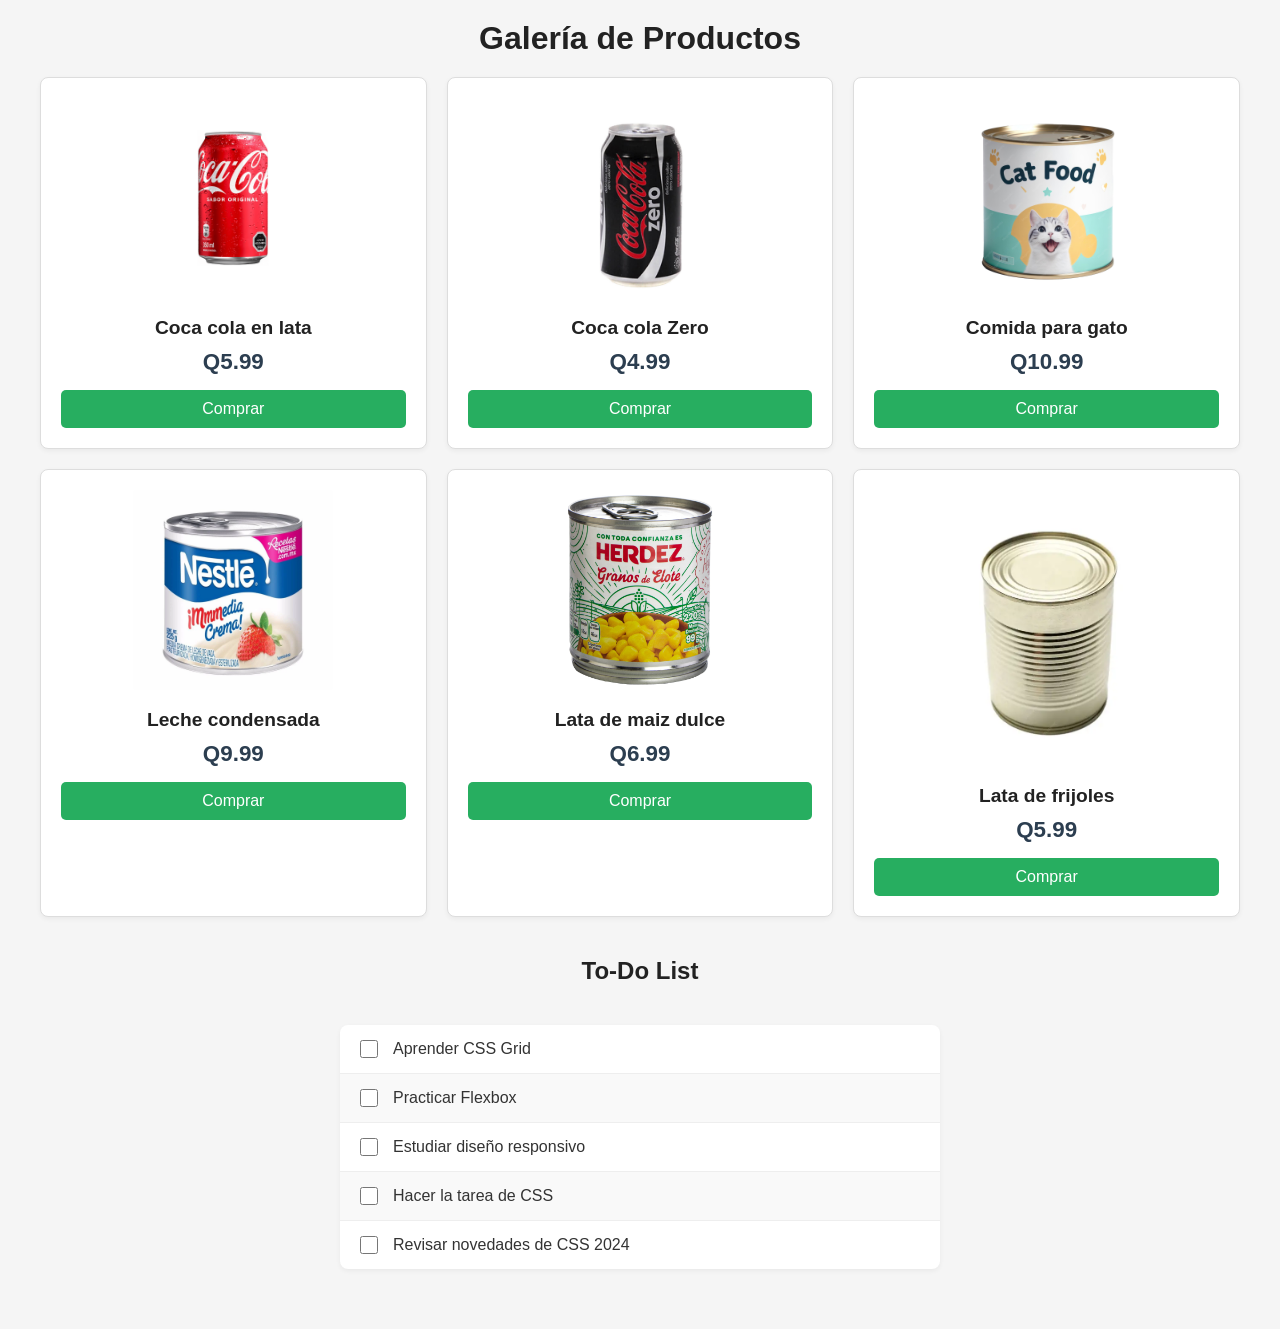
<file: Sesion-03-CSS/index.html>
<!DOCTYPE html>
<html lang="es">
<head>
    <meta charset="UTF-8">
    <meta name="viewport" content="width=device-width, initial-scale=1.0">
    <title>Galería de Productos — Tarea CSS</title>
    <link rel="stylesheet" href="styles.css">
</head>
<body>

    <main class="container">
        <h1>Galería de Productos</h1>

        <!-- TODO: Galería de productos
             Cada tarjeta debe contener:
             - Imagen del producto (usa placeholder o imágenes de ejemplo)
             - Nombre del producto
             - Precio
             - Botón con texto "Comprar"
             
             Desktop (>=1024px): 3 columnas
             Mobile (<768px): 1 columna con scroll vertical
        -->
        <section class="galeria">

            <article class="producto">
                <img src="./img/cocacola.png" alt="Producto 1" >
                <div class="producto-info">
                    <h2>Coca cola en lata</h2>
                    <p class="precio">Q5.99</p>
                    <button class="btn-comprar">Comprar</button>
                </div>
            </article>

            <article class="producto">
                <img src="./img/cocazero.jpg" alt="Producto 2" >
                <div class="producto-info">
                    <h2>Coca cola Zero</h2>
                    <p class="precio">Q4.99</p>
                    <button class="btn-comprar">Comprar</button>
                </div>
            </article>

            <article class="producto">
                <img src="./img/comidagato.jpg" alt="Producto 3" >
                <div class="producto-info">
                    <h2>Comida para gato</h2>
                    <p class="precio">Q10.99</p>
                    <button class="btn-comprar">Comprar</button>
                </div>
            </article>

            <article class="producto">
                <img src="./img/lechecondensada.webp" alt="Producto 4">
                <div class="producto-info">
                    <h2>Leche condensada</h2>
                    <p class="precio">Q9.99</p>
                    <button class="btn-comprar">Comprar</button>
                </div>
            </article>

            <article class="producto">
                <img src="./img/maiz.webp" alt="Producto 5">
                <div class="producto-info">
                    <h2>Lata de maiz dulce</h2>
                    <p class="precio">Q6.99</p>
                    <button class="btn-comprar">Comprar</button>
                </div>
            </article>

            <article class="producto">
                <img src="./img/OIP.webp" alt="Producto 6">
                <div class="producto-info">
                    <h2>Lata de frijoles</h2>
                    <p class="precio">Q5.99</p>
                    <button class="btn-comprar">Comprar</button>
                </div>
            </article>

        </section>

        <h2>To-Do List</h2>

        <!-- TODO: Layout de Todo List
             Lista de tareas estilizada con:
             - Checkbox para marcar completado
             - Texto de la tarea
             - Diseño limpio y accesible
        -->
        <section class="todo-list">
            <ul class="tareas" role="list">
                <li class="tarea">
                    <input type="checkbox" id="t1">
                    <label for="t1">Aprender CSS Grid</label>
                </li>
                <li class="tarea">
                    <input type="checkbox" id="t2">
                    <label for="t2">Practicar Flexbox</label>
                </li>
                <li class="tarea">
                    <input type="checkbox" id="t3">
                    <label for="t3">Estudiar diseño responsivo</label>
                </li>
                <li class="tarea">
                    <input type="checkbox" id="t4">
                    <label for="t4">Hacer la tarea de CSS</label>
                </li>
                <li class="tarea">
                    <input type="checkbox" id="t5">
                    <label for="t5">Revisar novedades de CSS 2024</label>
                </li>
            </ul>
        </section>
    </main>

</body>
</html>
</file>
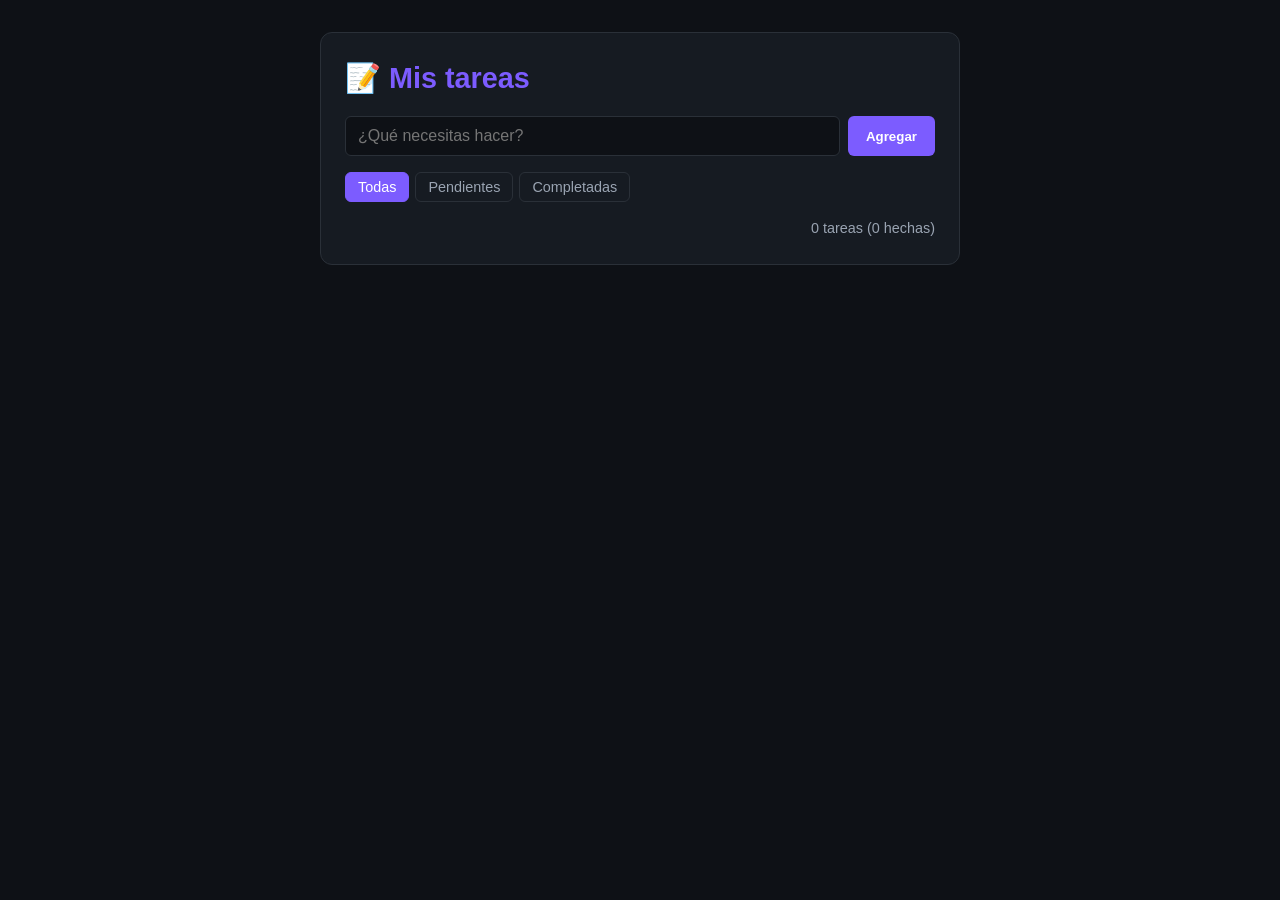
<file: Sesion-04-JavaScript-Parte-1/index.html>
<!doctype html>
<html lang="es">
<head>
    <meta charset="UTF-8">
    <meta name="viewport" content="width=device-width, initial-scale=1.0">
    <title>Lista de Tareas — JS Parte 1</title>
    <link rel="stylesheet" href="styles.css">
</head>
<body>
    <main>
        <h1>📝 Mis tareas</h1>

        <form id="form-tarea" aria-label="Agregar nueva tarea">
            <label for="input-tarea" class="sr-only">Nueva tarea</label>
            <input
                type="text"
                id="input-tarea"
                name="texto"
                placeholder="¿Qué necesitas hacer?"
                required
                minlength="1"
                maxlength="120"
                autocomplete="off"
            >
            <button type="submit" id="btn-agregar">Agregar</button>
        </form>

        <nav class="filtros" aria-label="Filtros de tareas">
            <button type="button" data-filtro="todas" class="filtro activo">Todas</button>
            <button type="button" data-filtro="pendientes" class="filtro">Pendientes</button>
            <button type="button" data-filtro="completadas" class="filtro">Completadas</button>
        </nav>

        <ul id="lista-tareas" aria-live="polite">
            <!-- Las tareas se inyectan desde src/app.js -->
        </ul>

        <p id="contador" class="contador" aria-live="polite">0 tareas</p>
    </main>

    <script type="module" src="src/app.js"></script>
</body>
</html>
</file>
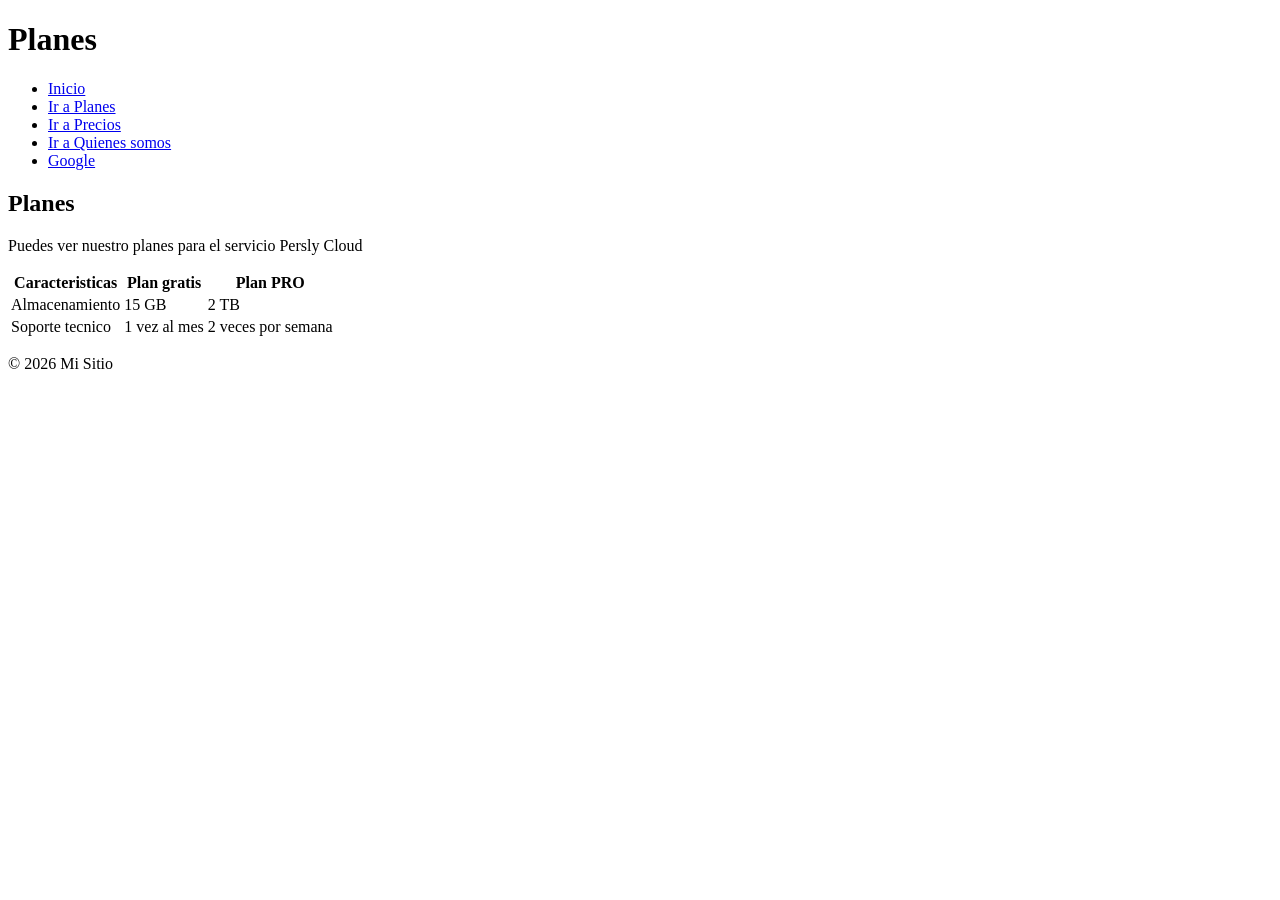
<file: Sesion-02-HTML5/pagina1.html>
<!DOCTYPE html>
<html lang="es">
<head>
  <meta charset="UTF-8">
  <meta name="viewport" content="width=device-width, initial-scale=1.0">
  <title>Mi Sitio — Pagina 1</title>
</head>
<body>
  <header>
    <h1>Planes</h1>
    <nav>
      <ul>
        <li><a href="index.html">Inicio</a></li>
        <li><a href="pagina1.html">Ir a Planes</a></li>
        <li><a href="pagina2.html">Ir a Precios</a></li>
        <li><a href="pagina3.html">Ir a Quienes somos</a></li>
        <li><a href="https://google.com" target="_blank" rel="noopener noreferrer">Google</a></li>
      </ul>
    </nav>
  </header>

  <main>
    <section>
      <h2>Planes</h2>
      <p>Puedes ver nuestro planes para el servicio Persly Cloud</p>
      <div>
      <table>
        <thead>
          <tr>
            <th>Caracteristicas</th>
            <th>Plan gratis</th>
            <th>Plan PRO</th>
          </tr>
        </thead>
        <tbody>
          <tr>
            <td>Almacenamiento</td>
            <td>15 GB</td>
            <td>2 TB</td>
          </tr>
          <tr>
            <td>Soporte tecnico</td>
            <td>1 vez al mes</td>
            <td>2 veces por semana</td>
          </tr>
        </tbody>
      </table>
      </div>
    </section>
  </main>

  <footer>
    <p>&copy; 2026 Mi Sitio</p>
  </footer>
</body>
</html>
</file>
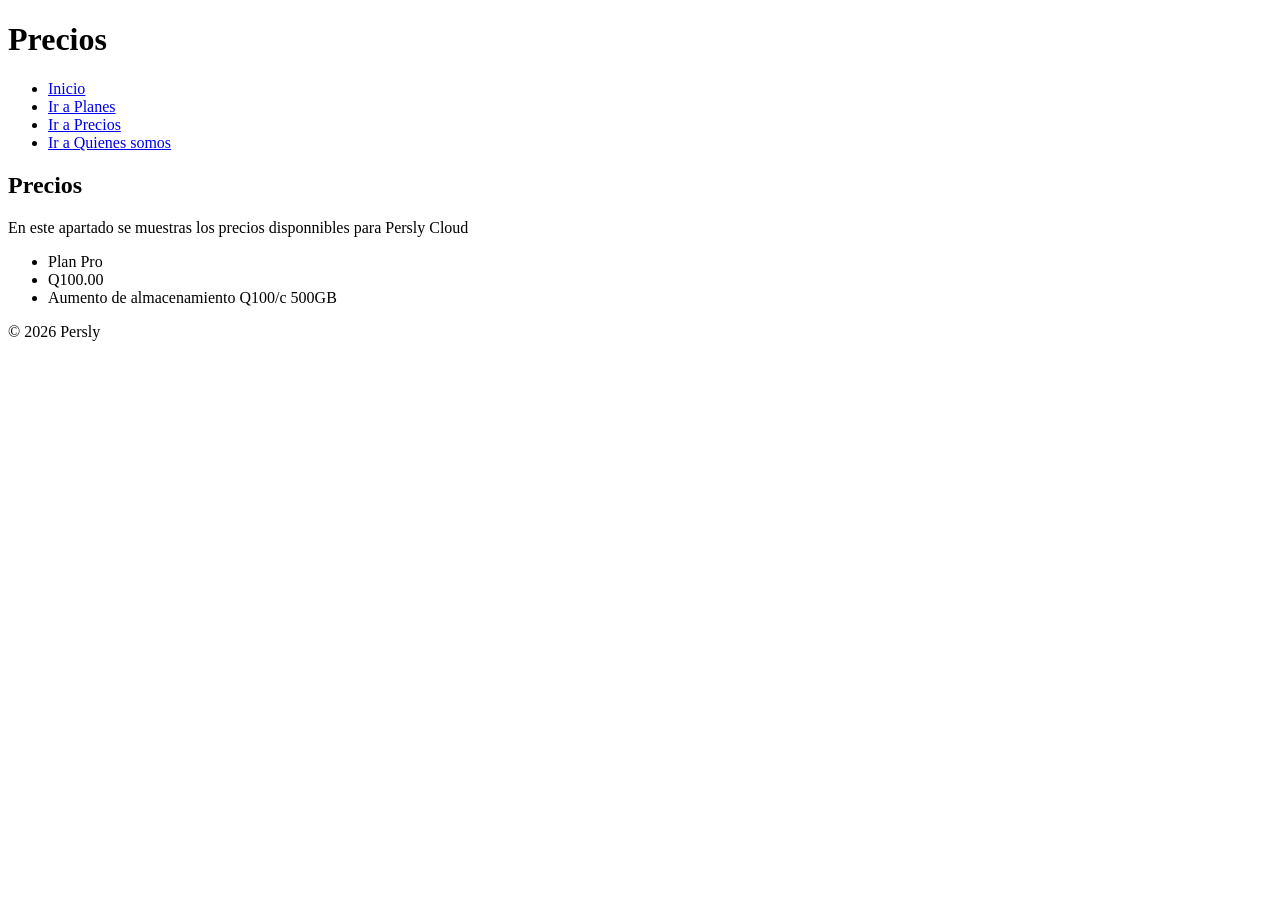
<file: Sesion-02-HTML5/pagina2.html>
<!DOCTYPE html>
<html lang="es">
<head>
  <meta charset="UTF-8">
  <meta name="viewport" content="width=device-width, initial-scale=1.0">
  <title>Mi Sitio — Pagina 2</title>
</head>
<body>
  <header>
    <h1>Precios</h1>
    <nav>
      <ul>
        <li><a href="index.html">Inicio</a></li>
        <li><a href="pagina1.html">Ir a Planes</a></li>
        <li><a href="pagina2.html">Ir a Precios</a></li>
        <li><a href="pagina3.html">Ir a Quienes somos</a></li>
      </ul>
    </nav>
  </header>

  <main>
    <section>
      <h2>Precios</h2>
      <p>En este apartado se muestras los precios disponnibles para Persly Cloud</p>
      <ul>
        <li>Plan Pro</li>
        <li>Q100.00</li>
        <li>Aumento de almacenamiento Q100/c 500GB</li>
      </ul>
    </section>
  </main>

  <footer>
    <p>&copy; 2026 Persly</p>
  </footer>
</body>
</html>
</file>
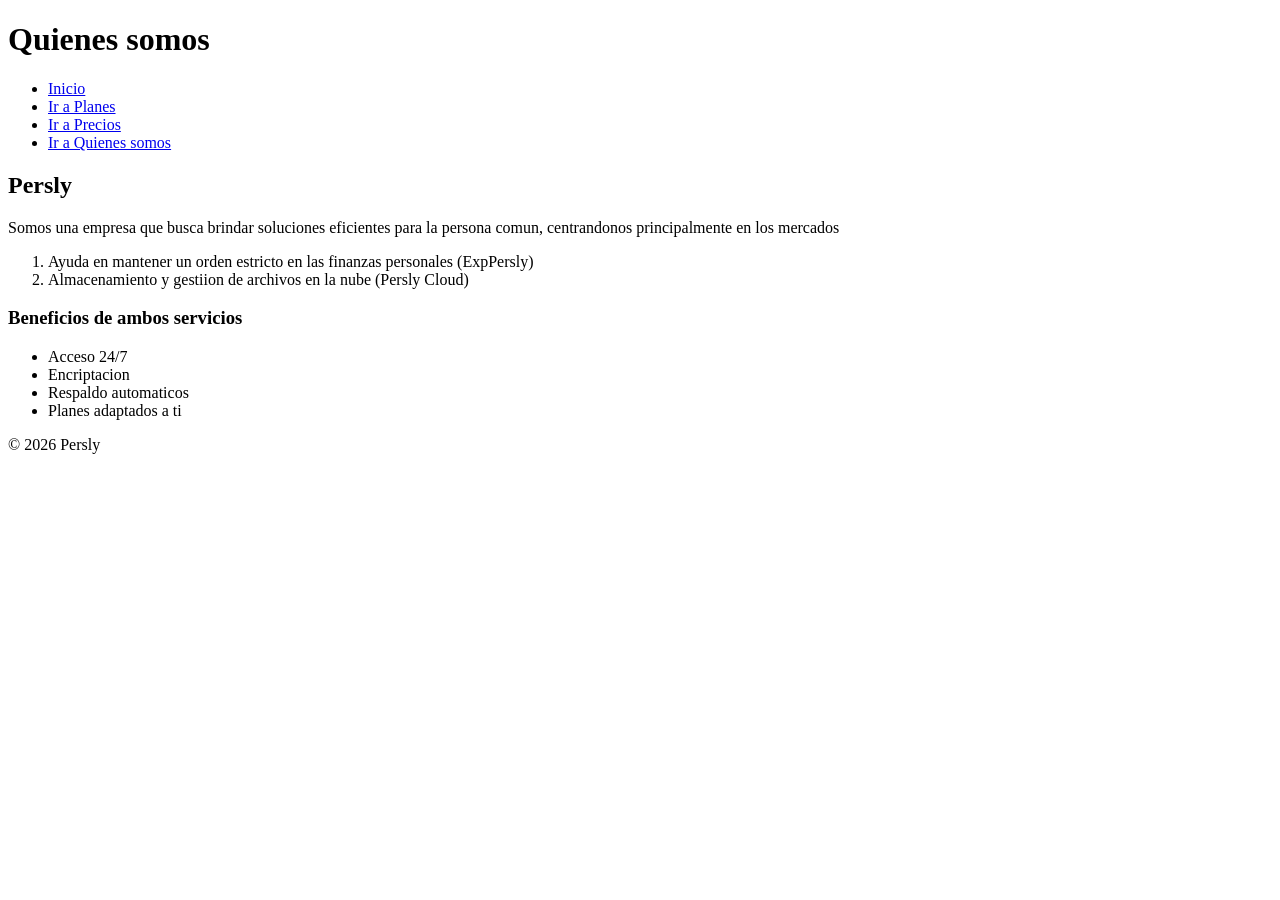
<file: Sesion-02-HTML5/pagina3.html>
<!DOCTYPE html>
<html lang="es">
<head>
  <meta charset="UTF-8">
  <meta name="viewport" content="width=device-width, initial-scale=1.0">
  <title>Mi Sitio — Pagina 2</title>
</head>
<body>
  <header>
    <h1>Quienes somos</h1>
    <nav>
      <ul>
        <li><a href="index.html">Inicio</a></li>
        <li><a href="pagina1.html">Ir a Planes</a></li>
        <li><a href="pagina2.html">Ir a Precios</a></li>
        <li><a href="pagina3.html">Ir a Quienes somos</a></li>
      </ul>
    </nav>
  </header>

  <main>
    <section>
      <h2>Persly</h2>
      <p>Somos una empresa que busca brindar soluciones eficientes para la persona comun, centrandonos principalmente en los mercados</p>
      <ol>
        <li>Ayuda en mantener un orden estricto en las finanzas personales (ExpPersly)</li>
        <li>Almacenamiento y gestiion de archivos en la nube (Persly Cloud)</li>
      </ol>
      <h3>Beneficios de ambos servicios</h3>      
      <ul>
        <li>Acceso 24/7</li>
        <li>Encriptacion</li>
        <li>Respaldo automaticos</li>
        <li>Planes adaptados a ti</li>
      </ul>
    </section>
  </main>

  <footer>
    <p>&copy; 2026 Persly</p>

  </footer>
</body>
</html>
</file>
<file: Sesion-03-CSS/styles.css>
/* Reset y estilos base */
* {
    box-sizing: border-box;
    margin: 0;
    padding: 0;
}

body {
    font-family: sans-serif;
    background-color: #f5f5f5;
    color: #333;
    padding: 20px;
}

.container {
    max-width: 1200px;
    margin: 0 auto;
}

h1, h2 {
    text-align: center;
    margin-bottom: 20px;
    color: #222;
}

/* Estilo de cada tarjeta de producto */
.producto {
    background-color: #fff;
    border: 1px solid #ddd;
    border-radius: 8px;
    padding: 20px;
    text-align: center;
    box-shadow: 0 2px 5px rgba(0,0,0,0.05);
}

/* Imagen ocupa el ancho completo de la tarjeta */
.producto img {
    width: 100%;
    max-width: 200px;
    height: auto;
    object-fit: cover;
    border-radius: 4px;
}

.producto-info h2 {
    font-size: 1.2rem;
    margin: 15px 0 10px;
}

/* Precio destacado */
.precio {
    font-size: 1.4rem;
    font-weight: bold;
    color: #2c3e50;
    margin-bottom: 15px;
}

/* Botón "Comprar" estilizado */
.btn-comprar {
    background-color: #27ae60;
    color: white;
    border: none;
    padding: 10px 20px;
    font-size: 1rem;
    border-radius: 5px;
    cursor: pointer;
    width: 100%;
    transition: background-color 0.3s ease;
}

.btn-comprar:hover {
    background-color: #1e8449;
}

/* Galería con CSS Grid - Desktop: 3 columnas */
.galeria {
    display: grid;
    grid-template-columns: repeat(3, 1fr);
    gap: 20px;
    margin-bottom: 40px;
}

/* Mobile: 1 columna con scroll vertical */
@media (max-width: 767px) {
    .galeria {
        grid-template-columns: 1fr;
        overflow-y: auto;
        max-height: 80vh;
    }
}

/* To-Do List */
.todo-list {
    max-width: 600px;
    margin: 40px auto;
    background-color: #fff;
    border-radius: 8px;
    box-shadow: 0 2px 5px rgba(0,0,0,0.05);
    overflow: hidden;
}

/* Lista sin marcadores */
.tareas {
    list-style: none;
}

.tarea {
    padding: 15px 20px;
    border-bottom: 1px solid #eee;
    display: flex;
    align-items: center;
    gap: 15px;
}

.tarea:last-child {
    border-bottom: none;
}

/* Checkbox con label accesible */
.tarea input[type="checkbox"] {
    width: 18px;
    height: 18px;
    cursor: pointer;
}

.tarea label {
    cursor: pointer;
    font-size: 1rem;
    user-select: none;
}

/* Tareas alternadas con color de fondo (zebra striping) */
.tarea:nth-child(even) {
    background-color: #f9f9f9;
}
</file>
<file: Sesion-04-JavaScript-Parte-1/styles.css>
/* ===== Estilos base — Lista de Tareas ===== */
* {
    box-sizing: border-box;
    margin: 0;
    padding: 0;
}

body {
    font-family: -apple-system, BlinkMacSystemFont, "Segoe UI", Roboto, sans-serif;
    background: #0e1116;
    color: #e6edf3;
    line-height: 1.5;
    min-height: 100vh;
    padding: 32px 16px;
}

main {
    max-width: 640px;
    margin: 0 auto;
    background: #161b22;
    border: 1px solid #2a3038;
    border-radius: 12px;
    padding: 24px;
}

h1 {
    color: #7c5cff;
    margin-bottom: 16px;
    font-size: 1.8em;
}

.sr-only {
    position: absolute;
    width: 1px;
    height: 1px;
    padding: 0;
    margin: -1px;
    overflow: hidden;
    clip: rect(0, 0, 0, 0);
    white-space: nowrap;
    border: 0;
}

#form-tarea {
    display: flex;
    gap: 8px;
    margin-bottom: 16px;
}

#input-tarea {
    flex: 1;
    padding: 10px 12px;
    background: #0e1116;
    border: 1px solid #2a3038;
    border-radius: 6px;
    color: #e6edf3;
    font-size: 1em;
}

#input-tarea:focus {
    outline: 2px solid #7c5cff;
    outline-offset: 1px;
}

#btn-agregar {
    padding: 10px 18px;
    background: #7c5cff;
    color: white;
    border: none;
    border-radius: 6px;
    font-weight: 600;
    cursor: pointer;
    transition: background 0.15s ease;
}

#btn-agregar:hover {
    background: #6347d9;
}

.filtros {
    display: flex;
    gap: 6px;
    margin-bottom: 16px;
}

.filtro {
    padding: 6px 12px;
    background: transparent;
    color: #9aa4b2;
    border: 1px solid #2a3038;
    border-radius: 6px;
    cursor: pointer;
    font-size: 0.9em;
    transition: all 0.15s ease;
}

.filtro:hover {
    color: #e6edf3;
    border-color: #7c5cff;
}

.filtro.activo {
    background: #7c5cff;
    color: white;
    border-color: #7c5cff;
}

#lista-tareas {
    list-style: none;
    margin-bottom: 12px;
}

#lista-tareas li {
    display: flex;
    align-items: center;
    gap: 10px;
    padding: 10px 12px;
    background: #0e1116;
    border: 1px solid #2a3038;
    border-radius: 6px;
    margin-bottom: 6px;
}

#lista-tareas li.completada .texto {
    text-decoration: line-through;
    color: #6e7681;
}

#lista-tareas .texto {
    flex: 1;
}

#lista-tareas .eliminar {
    background: transparent;
    color: #e57373;
    border: 1px solid #e57373;
    border-radius: 4px;
    padding: 4px 10px;
    cursor: pointer;
    font-size: 0.85em;
    transition: all 0.15s ease;
}

#lista-tareas .eliminar:hover {
    background: #e57373;
    color: white;
}

.contador {
    color: #9aa4b2;
    font-size: 0.9em;
    text-align: right;
}
</file>
